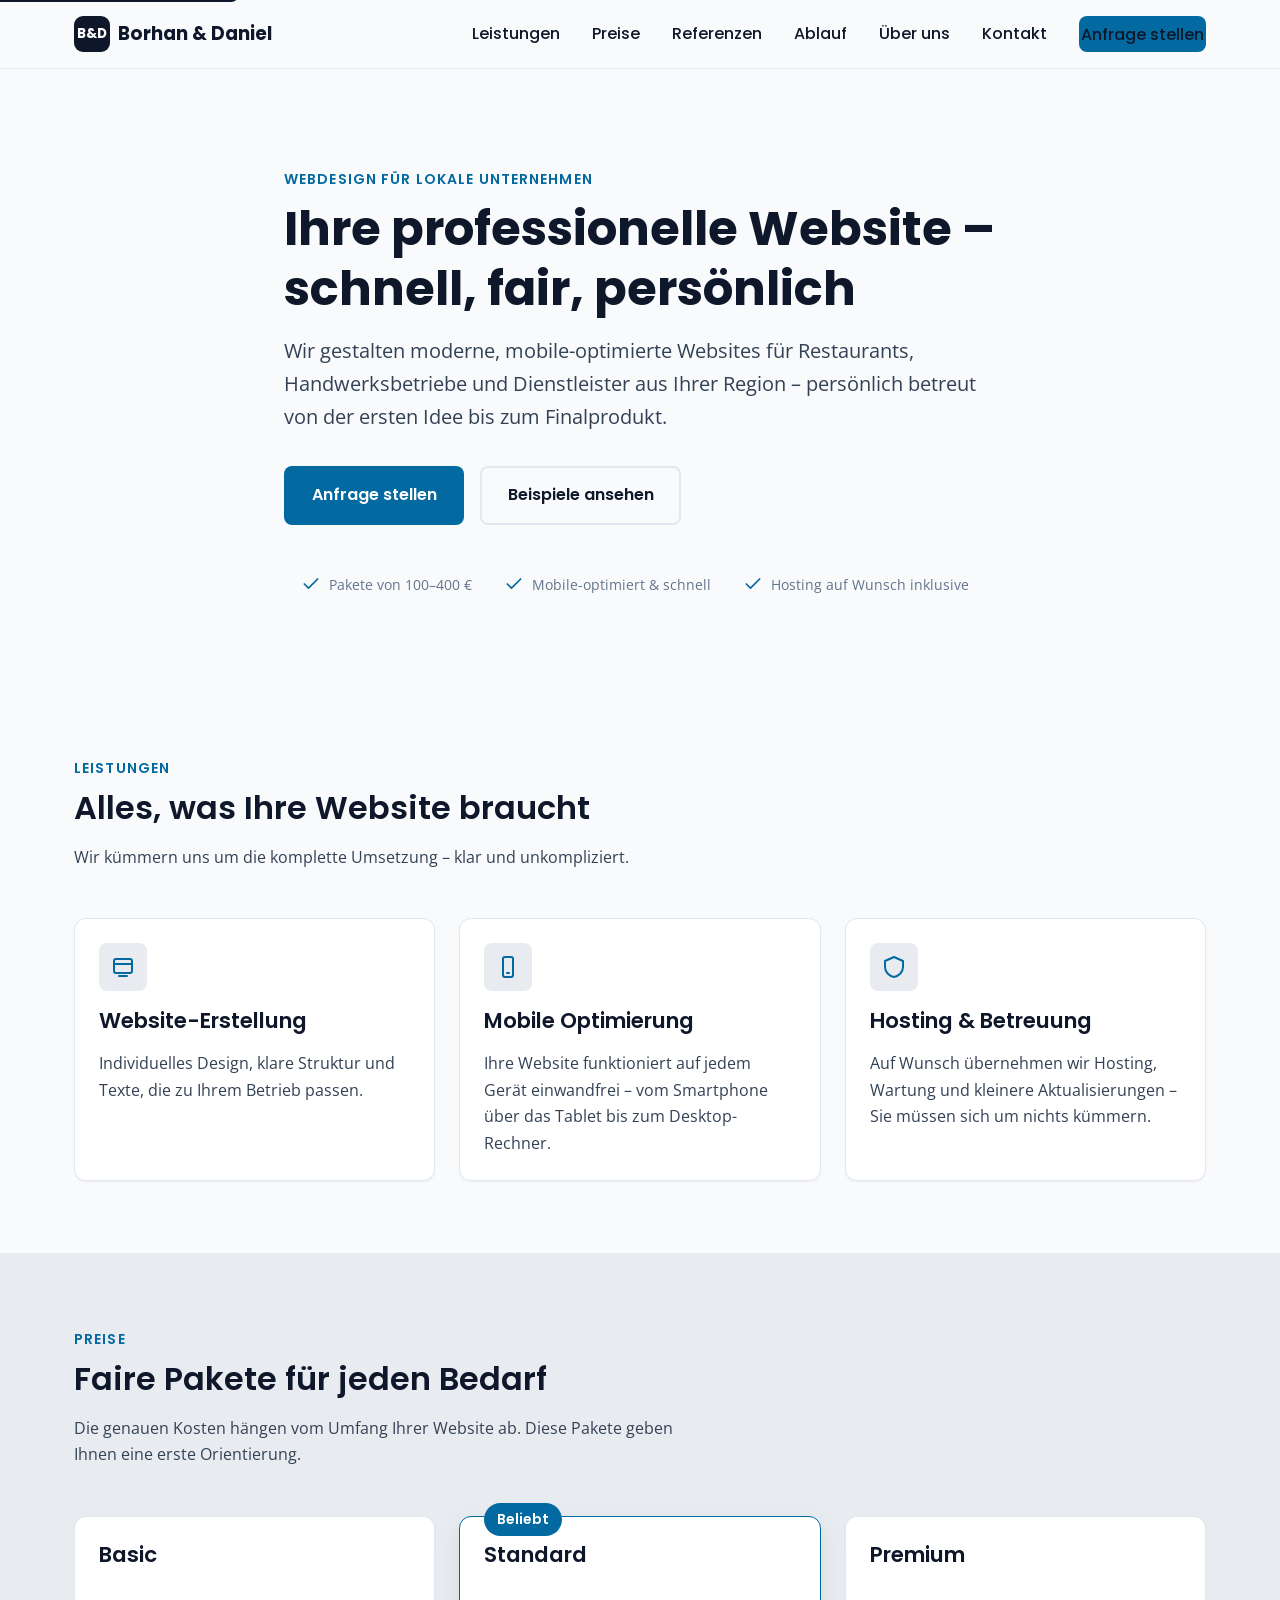
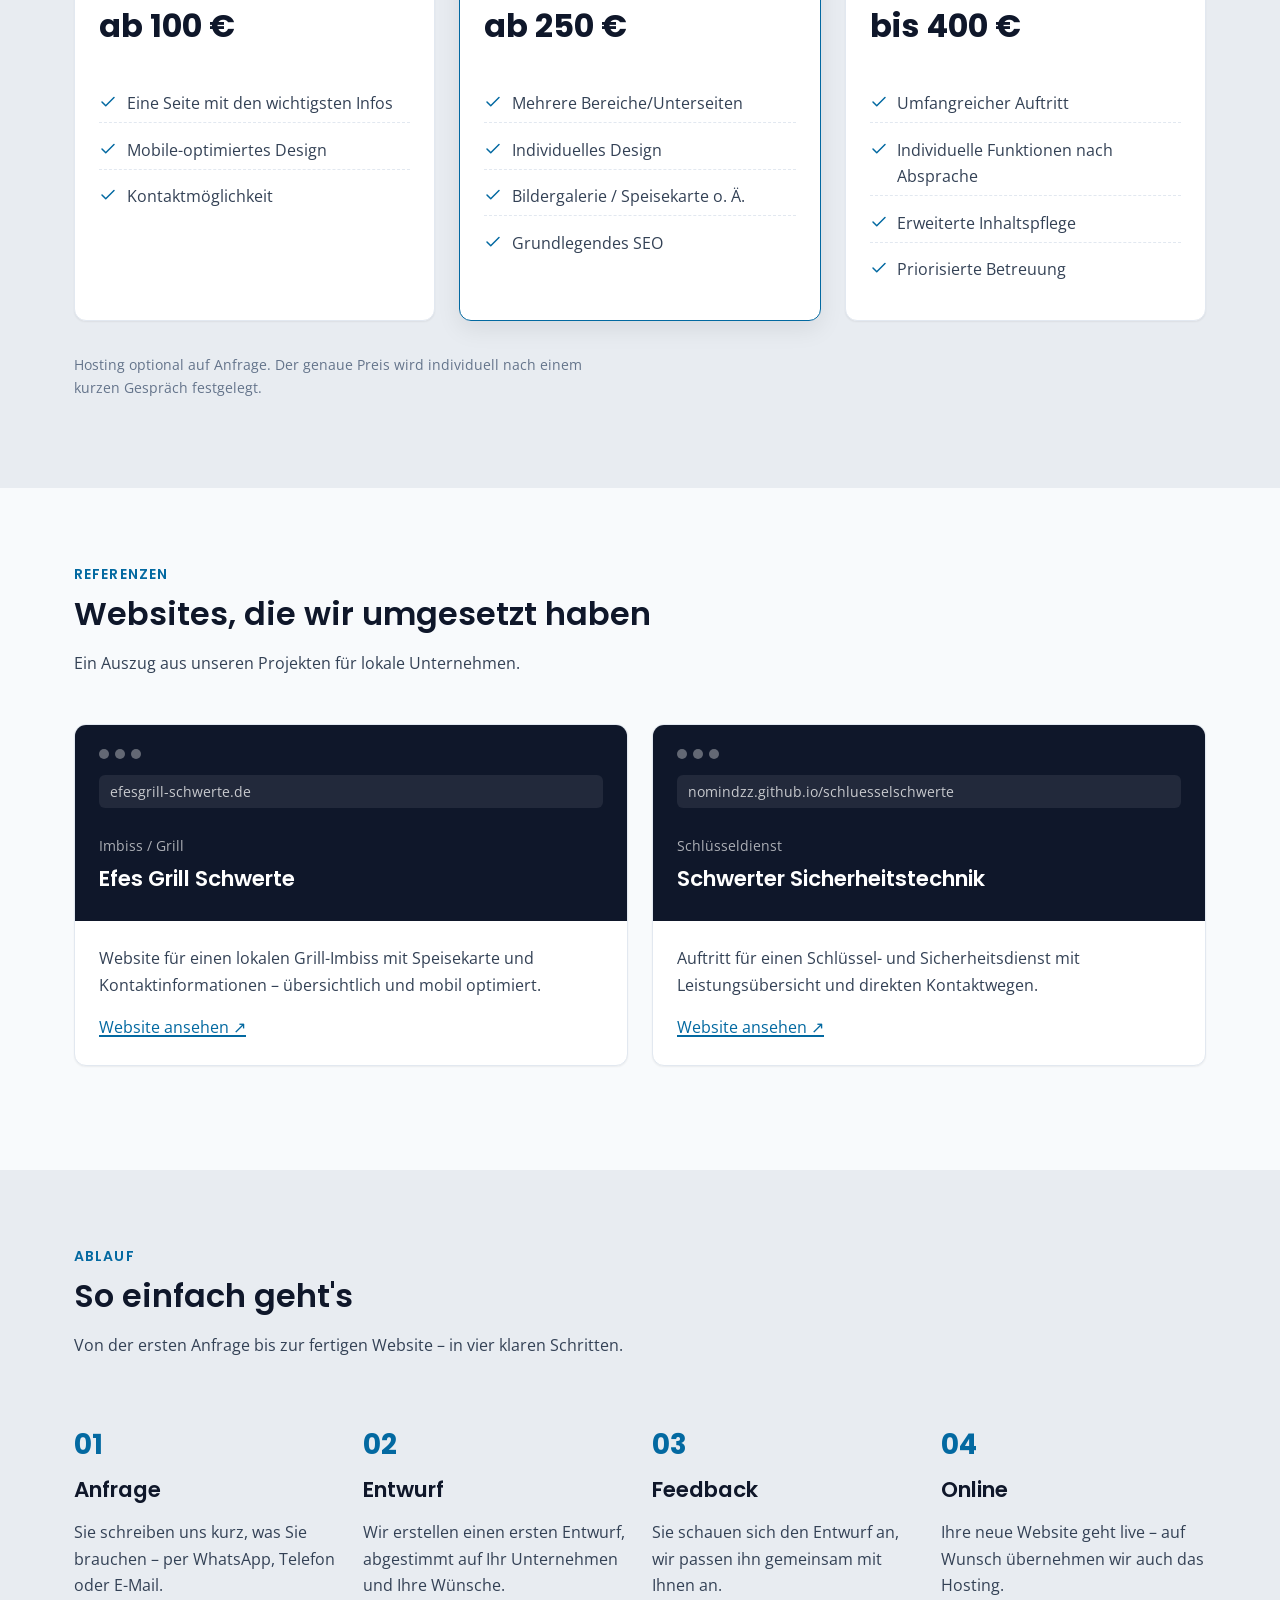
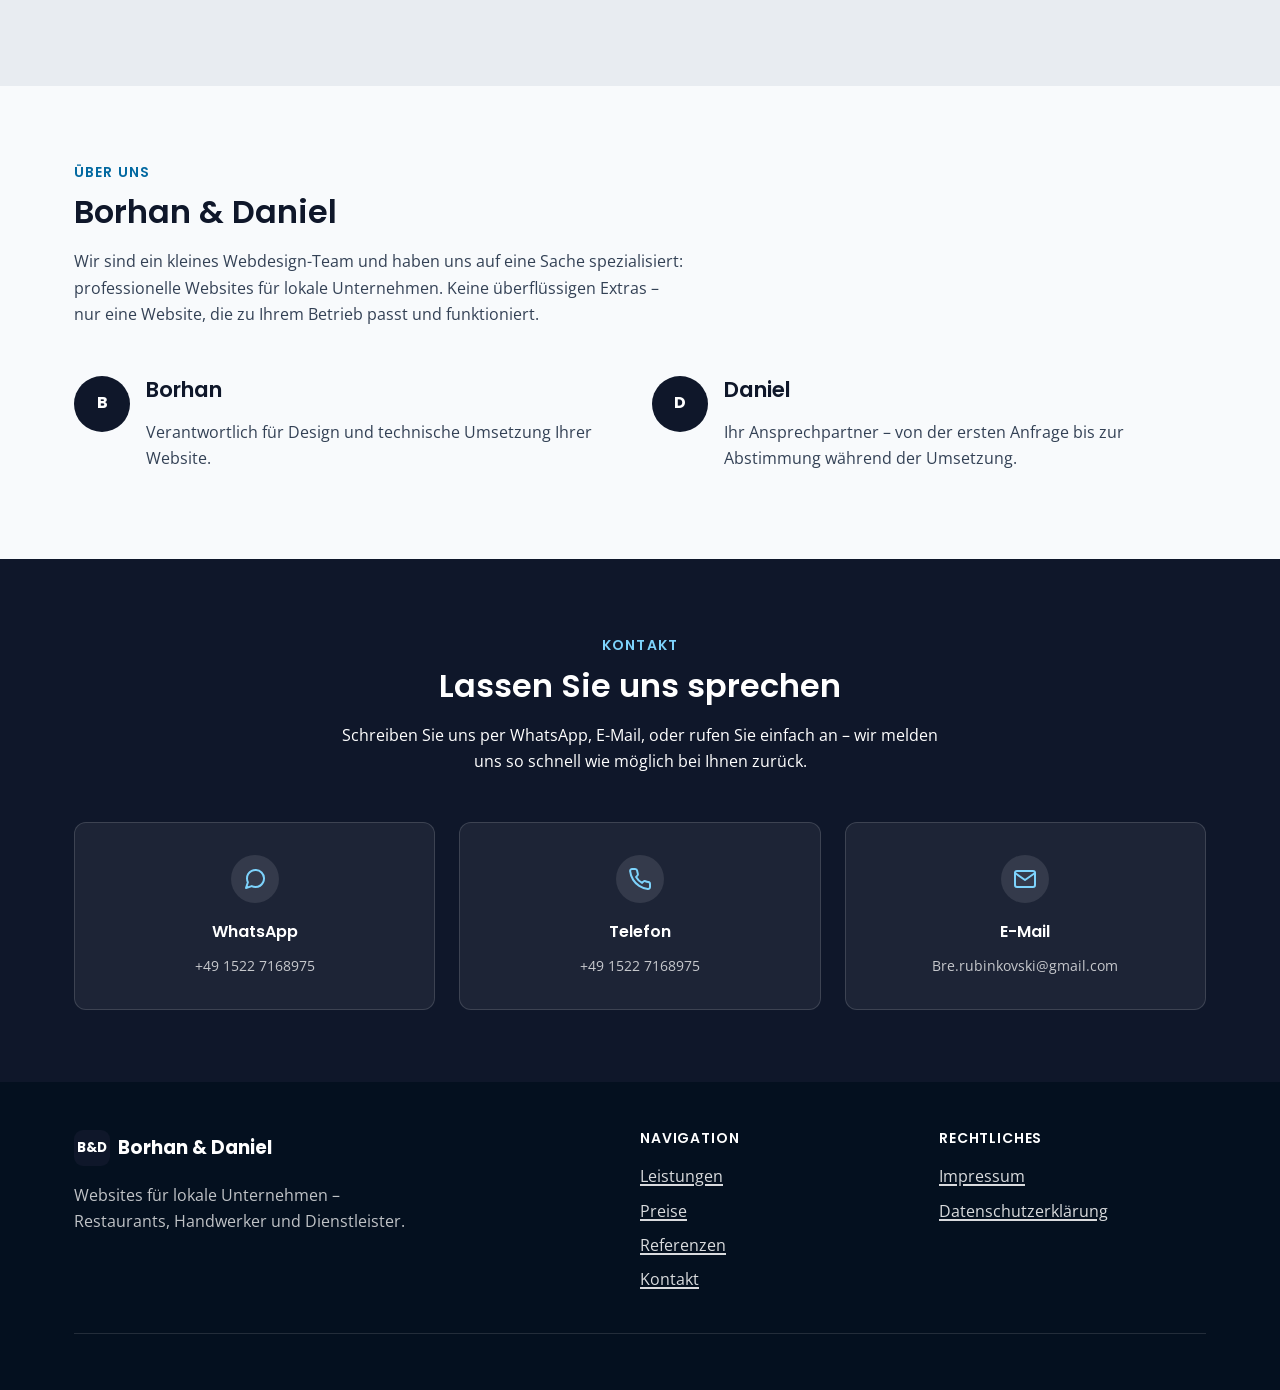
<file: index.html>
<!DOCTYPE html>
<html lang="de">
<head>
<meta charset="UTF-8">
<meta name="viewport" content="width=device-width, initial-scale=1">
<title>Borhan &amp; Daniel – Websites für lokale Unternehmen</title>
<meta name="description" content="Borhan &amp; Daniel gestalten professionelle, mobile-optimierte Websites für Restaurants, Handwerker und Dienstleister. Fair kalkuliert, persönlich betreut – Pakete von 100–400 €.">
<link rel="canonical" href="https://example.com/">

<!-- Open Graph -->
<meta property="og:type" content="website">
<meta property="og:locale" content="de_DE">
<meta property="og:site_name" content="Borhan &amp; Daniel">
<meta property="og:title" content="Borhan &amp; Daniel – Websites für lokale Unternehmen">
<meta property="og:description" content="Professionelle, mobile-optimierte Websites für Restaurants, Handwerker und Dienstleister – schnell, fair, persönlich.">
<meta property="og:url" content="https://example.com/">
<meta name="twitter:card" content="summary">

<link rel="icon" type="image/svg+xml" href="assets/img/favicon.svg">
<link rel="stylesheet" href="assets/css/style.css">

<script type="application/ld+json">
{
  "@context": "https://schema.org",
  "@type": "ProfessionalService",
  "name": "Borhan & Daniel",
  "description": "Websites für lokale Unternehmen: Restaurants, Handwerker und Dienstleister.",
  "areaServed": "DE",
  "priceRange": "100€-400€",
  "url": "https://example.com/",
  "email": "Bre.rubinkovski@gmail.com",
  "telephone": "+49 1522 7168975"
}
</script>
</head>
<body>

<a class="skip-link" href="#hauptinhalt">Zum Hauptinhalt springen</a>

<header class="site-header">
  <div class="container nav-bar">
    <a href="#" class="brand" aria-label="Borhan &amp; Daniel – Startseite">
      <span class="brand-mark" aria-hidden="true">B&amp;D</span>
      Borhan &amp; Daniel
    </a>

    <button type="button" class="nav-toggle" aria-expanded="false" aria-controls="nav-menu" aria-label="Menü öffnen">
      <svg class="icon-open" viewBox="0 0 24 24" fill="none" stroke="currentColor" stroke-width="2" stroke-linecap="round" aria-hidden="true"><line x1="3" y1="6" x2="21" y2="6"/><line x1="3" y1="12" x2="21" y2="12"/><line x1="3" y1="18" x2="21" y2="18"/></svg>
      <svg class="icon-close" viewBox="0 0 24 24" fill="none" stroke="currentColor" stroke-width="2" stroke-linecap="round" aria-hidden="true"><line x1="6" y1="6" x2="18" y2="18"/><line x1="18" y1="6" x2="6" y2="18"/></svg>
    </button>

    <div class="nav-backdrop"></div>

    <nav id="nav-menu" class="nav-menu" aria-label="Hauptnavigation">
      <a href="#leistungen">Leistungen</a>
      <a href="#preise">Preise</a>
      <a href="#referenzen">Referenzen</a>
      <a href="#ablauf">Ablauf</a>
      <a href="#ueber-uns">Über uns</a>
      <a href="#kontakt">Kontakt</a>
      <a href="#kontakt" class="btn btn-primary">Anfrage stellen</a>
    </nav>
  </div>
</header>

<main id="hauptinhalt">

  <!-- Hero -->
  <section class="hero">
    <div class="container hero-inner">
      <p class="eyebrow">Webdesign für lokale Unternehmen</p>
      <h1>Ihre professionelle Website – schnell, fair, persönlich</h1>
      <p class="lead">Wir gestalten moderne, mobile-optimierte Websites für Restaurants, Handwerksbetriebe und Dienstleister aus Ihrer Region – persönlich betreut von der ersten Idee bis zum Finalprodukt.</p>
      <div class="hero-actions">
        <a href="#kontakt" class="btn btn-primary">Anfrage stellen</a>
        <a href="#referenzen" class="btn btn-outline">Beispiele ansehen</a>
      </div>
      <ul class="hero-trust">
        <li>
          <svg width="20" height="20" viewBox="0 0 24 24" fill="none" stroke="currentColor" stroke-width="2" stroke-linecap="round" stroke-linejoin="round" aria-hidden="true"><path d="M20 6 9 17l-5-5"/></svg>
          Pakete von 100–400 €
        </li>
        <li>
          <svg width="20" height="20" viewBox="0 0 24 24" fill="none" stroke="currentColor" stroke-width="2" stroke-linecap="round" stroke-linejoin="round" aria-hidden="true"><path d="M20 6 9 17l-5-5"/></svg>
          Mobile-optimiert &amp; schnell
        </li>
        <li>
          <svg width="20" height="20" viewBox="0 0 24 24" fill="none" stroke="currentColor" stroke-width="2" stroke-linecap="round" stroke-linejoin="round" aria-hidden="true"><path d="M20 6 9 17l-5-5"/></svg>
          Hosting auf Wunsch inklusive
        </li>
      </ul>
    </div>
  </section>

  <!-- Leistungen -->
  <section id="leistungen">
    <div class="container">
      <div class="section-head">
        <p class="eyebrow">Leistungen</p>
        <h2>Alles, was Ihre Website braucht</h2>
        <p>Wir kümmern uns um die komplette Umsetzung – klar und unkompliziert.</p>
      </div>

      <div class="grid grid-3">
        <div class="card">
          <div class="card-icon" aria-hidden="true">
            <svg viewBox="0 0 24 24" fill="none" stroke="currentColor" stroke-width="2" stroke-linecap="round" stroke-linejoin="round"><rect x="3" y="4" width="18" height="14" rx="2"/><path d="M3 9h18"/><path d="M8 21h8"/></svg>
          </div>
          <h3>Website-Erstellung</h3>
          <p>Individuelles Design, klare Struktur und Texte, die zu Ihrem Betrieb passen.</p>
        </div>

        <div class="card">
          <div class="card-icon" aria-hidden="true">
            <svg viewBox="0 0 24 24" fill="none" stroke="currentColor" stroke-width="2" stroke-linecap="round" stroke-linejoin="round"><rect x="7" y="2" width="10" height="20" rx="2"/><line x1="11" y1="18" x2="13" y2="18"/></svg>
          </div>
          <h3>Mobile Optimierung</h3>
          <p>Ihre Website funktioniert auf jedem Gerät einwandfrei – vom Smartphone über das Tablet bis zum Desktop-Rechner.</p>
        </div>

        <div class="card">
          <div class="card-icon" aria-hidden="true">
            <svg viewBox="0 0 24 24" fill="none" stroke="currentColor" stroke-width="2" stroke-linecap="round" stroke-linejoin="round"><path d="M12 2 3 6v6c0 5 4 9 9 10 5-1 9-5 9-10V6l-9-4Z"/></svg>
          </div>
          <h3>Hosting &amp; Betreuung</h3>
          <p>Auf Wunsch übernehmen wir Hosting, Wartung und kleinere Aktualisierungen – Sie müssen sich um nichts kümmern.</p>
        </div>
      </div>
    </div>
  </section>

  <!-- Preise -->
  <section id="preise" style="background: var(--color-muted);">
    <div class="container">
      <div class="section-head">
        <p class="eyebrow">Preise</p>
        <h2>Faire Pakete für jeden Bedarf</h2>
        <p>Die genauen Kosten hängen vom Umfang Ihrer Website ab. Diese Pakete geben Ihnen eine erste Orientierung.</p>
      </div>

      <div class="grid grid-3">
        <div class="card pricing-card">
          <h3>Basic</h3>
          <p class="price">ab 100 €</p>
          <ul>
            <li><svg width="18" height="18" viewBox="0 0 24 24" fill="none" stroke="currentColor" stroke-width="2" stroke-linecap="round" stroke-linejoin="round"><path d="M20 6 9 17l-5-5"/></svg> Eine Seite mit den wichtigsten Infos</li>
            <li><svg width="18" height="18" viewBox="0 0 24 24" fill="none" stroke="currentColor" stroke-width="2" stroke-linecap="round" stroke-linejoin="round"><path d="M20 6 9 17l-5-5"/></svg> Mobile-optimiertes Design</li>
            <li><svg width="18" height="18" viewBox="0 0 24 24" fill="none" stroke="currentColor" stroke-width="2" stroke-linecap="round" stroke-linejoin="round"><path d="M20 6 9 17l-5-5"/></svg> Kontaktmöglichkeit</li>
          </ul>
        </div>

        <div class="card pricing-card is-featured">
          <span class="pricing-badge">Beliebt</span>
          <h3>Standard</h3>
          <p class="price">ab 250 €</p>
          <ul>
            <li><svg width="18" height="18" viewBox="0 0 24 24" fill="none" stroke="currentColor" stroke-width="2" stroke-linecap="round" stroke-linejoin="round"><path d="M20 6 9 17l-5-5"/></svg> Mehrere Bereiche/Unterseiten</li>
            <li><svg width="18" height="18" viewBox="0 0 24 24" fill="none" stroke="currentColor" stroke-width="2" stroke-linecap="round" stroke-linejoin="round"><path d="M20 6 9 17l-5-5"/></svg> Individuelles Design</li>
            <li><svg width="18" height="18" viewBox="0 0 24 24" fill="none" stroke="currentColor" stroke-width="2" stroke-linecap="round" stroke-linejoin="round"><path d="M20 6 9 17l-5-5"/></svg> Bildergalerie / Speisekarte o. Ä.</li>
            <li><svg width="18" height="18" viewBox="0 0 24 24" fill="none" stroke="currentColor" stroke-width="2" stroke-linecap="round" stroke-linejoin="round"><path d="M20 6 9 17l-5-5"/></svg> Grundlegendes SEO</li>
          </ul>
        </div>

        <div class="card pricing-card">
          <h3>Premium</h3>
          <p class="price">bis 400 €</p>
          <ul>
            <li><svg width="18" height="18" viewBox="0 0 24 24" fill="none" stroke="currentColor" stroke-width="2" stroke-linecap="round" stroke-linejoin="round"><path d="M20 6 9 17l-5-5"/></svg> Umfangreicher Auftritt</li>
            <li><svg width="18" height="18" viewBox="0 0 24 24" fill="none" stroke="currentColor" stroke-width="2" stroke-linecap="round" stroke-linejoin="round"><path d="M20 6 9 17l-5-5"/></svg> Individuelle Funktionen nach Absprache</li>
            <li><svg width="18" height="18" viewBox="0 0 24 24" fill="none" stroke="currentColor" stroke-width="2" stroke-linecap="round" stroke-linejoin="round"><path d="M20 6 9 17l-5-5"/></svg> Erweiterte Inhaltspflege</li>
            <li><svg width="18" height="18" viewBox="0 0 24 24" fill="none" stroke="currentColor" stroke-width="2" stroke-linecap="round" stroke-linejoin="round"><path d="M20 6 9 17l-5-5"/></svg> Priorisierte Betreuung</li>
          </ul>
        </div>
      </div>
      <p class="pricing-note">Hosting optional auf Anfrage. Der genaue Preis wird individuell nach einem kurzen Gespräch festgelegt.</p>
    </div>
  </section>

  <!-- Referenzen -->
  <section id="referenzen">
    <div class="container">
      <div class="section-head">
        <p class="eyebrow">Referenzen</p>
        <h2>Websites, die wir umgesetzt haben</h2>
        <p>Ein Auszug aus unseren Projekten für lokale Unternehmen.</p>
      </div>

      <div class="grid grid-2">
        <article class="card reference-card">
          <div class="browser-frame">
            <div class="browser-bar" aria-hidden="true"><span></span><span></span><span></span></div>
            <div class="browser-url">efesgrill-schwerte.de</div>
            <span class="tag">Imbiss / Grill</span>
            <h3>Efes Grill Schwerte</h3>
          </div>
          <div class="reference-body">
            <p>Website für einen lokalen Grill-Imbiss mit Speisekarte und Kontaktinformationen – übersichtlich und mobil optimiert.</p>
            <a href="https://efesgrill-schwerte.de" target="_blank" rel="noopener noreferrer">Website ansehen ↗</a>
          </div>
        </article>

        <article class="card reference-card">
          <div class="browser-frame">
            <div class="browser-bar" aria-hidden="true"><span></span><span></span><span></span></div>
            <div class="browser-url">nomindzz.github.io/schluesselschwerte</div>
            <span class="tag">Schlüsseldienst</span>
            <h3>Schwerter Sicherheitstechnik</h3>
          </div>
          <div class="reference-body">
            <p>Auftritt für einen Schlüssel- und Sicherheitsdienst mit Leistungsübersicht und direkten Kontaktwegen.</p>
            <a href="https://nomindzz.github.io/schluesselschwerte/" target="_blank" rel="noopener noreferrer">Website ansehen ↗</a>
          </div>
        </article>
      </div>
      <p class="reference-note"></p>
    </div>
  </section>

  <!-- Ablauf -->
  <section id="ablauf" style="background: var(--color-muted);">
    <div class="container">
      <div class="section-head">
        <p class="eyebrow">Ablauf</p>
        <h2>So einfach geht's</h2>
        <p>Von der ersten Anfrage bis zur fertigen Website – in vier klaren Schritten.</p>
      </div>

      <div class="steps">
        <div class="step">
          <span class="step-number">01</span>
          <h3>Anfrage</h3>
          <p>Sie schreiben uns kurz, was Sie brauchen – per WhatsApp, Telefon oder E-Mail.</p>
        </div>
        <div class="step">
          <span class="step-number">02</span>
          <h3>Entwurf</h3>
          <p>Wir erstellen einen ersten Entwurf, abgestimmt auf Ihr Unternehmen und Ihre Wünsche.</p>
        </div>
        <div class="step">
          <span class="step-number">03</span>
          <h3>Feedback</h3>
          <p>Sie schauen sich den Entwurf an, wir passen ihn gemeinsam mit Ihnen an.</p>
        </div>
        <div class="step">
          <span class="step-number">04</span>
          <h3>Online</h3>
          <p>Ihre neue Website geht live – auf Wunsch übernehmen wir auch das Hosting.</p>
        </div>
      </div>
    </div>
  </section>

  <!-- Über uns -->
  <section id="ueber-uns">
    <div class="container">
      <div class="section-head">
        <p class="eyebrow">Über uns</p>
        <h2>Borhan &amp; Daniel</h2>
        <p>Wir sind ein kleines Webdesign-Team und haben uns auf eine Sache spezialisiert: professionelle Websites für lokale Unternehmen. Keine überflüssigen Extras – nur eine Website, die zu Ihrem Betrieb passt und funktioniert.</p>
      </div>

      <div class="team-grid">
        <div class="team-card">
          <div class="avatar" aria-hidden="true">B</div>
          <div>
            <h3>Borhan</h3>
            <p>Verantwortlich für Design und technische Umsetzung Ihrer Website.</p>
          </div>
        </div>
        <div class="team-card">
          <div class="avatar" aria-hidden="true">D</div>
          <div>
            <h3>Daniel</h3>
            <p>Ihr Ansprechpartner – von der ersten Anfrage bis zur Abstimmung während der Umsetzung.</p>
          </div>
        </div>
      </div>
    </div>
  </section>

  <!-- Kontakt -->
  <section id="kontakt" class="contact-section">
    <div class="container">
      <div class="contact-intro">
        <p class="eyebrow">Kontakt</p>
        <h2>Lassen Sie uns sprechen</h2>
        <p>Schreiben Sie uns per WhatsApp, E-Mail, oder rufen Sie einfach an – wir melden uns so schnell wie möglich bei Ihnen zurück.</p>
      </div>

      <div class="contact-methods">
        <a class="contact-method" href="https://wa.me/4915227168975" target="_blank" rel="noopener noreferrer">
          <span class="contact-method-icon" aria-hidden="true">
            <svg width="24" height="24" viewBox="0 0 24 24" fill="none" stroke="currentColor" stroke-width="2" stroke-linecap="round" stroke-linejoin="round"><path d="M21 11.5a8.38 8.38 0 0 1-.9 3.8 8.5 8.5 0 0 1-7.6 4.7 8.38 8.38 0 0 1-3.8-.9L3 21l1.9-5.7a8.38 8.38 0 0 1-.9-3.8 8.5 8.5 0 0 1 4.7-7.6 8.38 8.38 0 0 1 3.8-.9h.5a8.48 8.48 0 0 1 8 8v.5Z"/></svg>
          </span>
          <span class="contact-method-label">WhatsApp</span>
          <span class="contact-method-value">+49 1522 7168975</span>
        </a>

        <a class="contact-method" href="tel:+4915227168975">
          <span class="contact-method-icon" aria-hidden="true">
            <svg width="24" height="24" viewBox="0 0 24 24" fill="none" stroke="currentColor" stroke-width="2" stroke-linecap="round" stroke-linejoin="round"><path d="M22 16.92v3a2 2 0 0 1-2.18 2 19.79 19.79 0 0 1-8.63-3.07 19.5 19.5 0 0 1-6-6 19.79 19.79 0 0 1-3.07-8.67A2 2 0 0 1 4.11 2h3a2 2 0 0 1 2 1.72c.127.96.361 1.903.7 2.81a2 2 0 0 1-.45 2.11L8.09 9.91a16 16 0 0 0 6 6l1.27-1.27a2 2 0 0 1 2.11-.45c.907.339 1.85.573 2.81.7A2 2 0 0 1 22 16.92Z"/></svg>
          </span>
          <span class="contact-method-label">Telefon</span>
          <span class="contact-method-value">+49 1522 7168975</span>
        </a>

        <a class="contact-method" href="mailto:Bre.rubinkovski@gmail.com">
          <span class="contact-method-icon" aria-hidden="true">
            <svg width="24" height="24" viewBox="0 0 24 24" fill="none" stroke="currentColor" stroke-width="2" stroke-linecap="round" stroke-linejoin="round"><rect x="2" y="4" width="20" height="16" rx="2"/><path d="m22 6-10 7L2 6"/></svg>
          </span>
          <span class="contact-method-label">E-Mail</span>
          <span class="contact-method-value">Bre.rubinkovski@gmail.com</span>
        </a>
      </div>
    </div>
  </section>

</main>

<footer class="site-footer">
  <div class="container">
    <div class="footer-grid">
      <div>
        <a href="#" class="brand" style="color:#fff;">
          <span class="brand-mark" aria-hidden="true">B&amp;D</span>
          Borhan &amp; Daniel
        </a>
        <p style="margin-top: var(--space-2); max-width: 40ch;">Websites für lokale Unternehmen – Restaurants, Handwerker und Dienstleister.</p>
      </div>
      <div>
        <h4>Navigation</h4>
        <ul class="footer-links">
          <li><a href="#leistungen">Leistungen</a></li>
          <li><a href="#preise">Preise</a></li>
          <li><a href="#referenzen">Referenzen</a></li>
          <li><a href="#kontakt">Kontakt</a></li>
        </ul>
      </div>
      <div>
        <h4>Rechtliches</h4>
        <ul class="footer-links">
          <li><a href="impressum.html">Impressum</a></li>
          <li><a href="datenschutz.html">Datenschutzerklärung</a></li>
        </ul>
      </div>
    </div>
    <div class="footer-bottom">
    </div>
  </div>
</footer>

<script src="assets/js/main.js"></script>
</body>
</html>
</file>
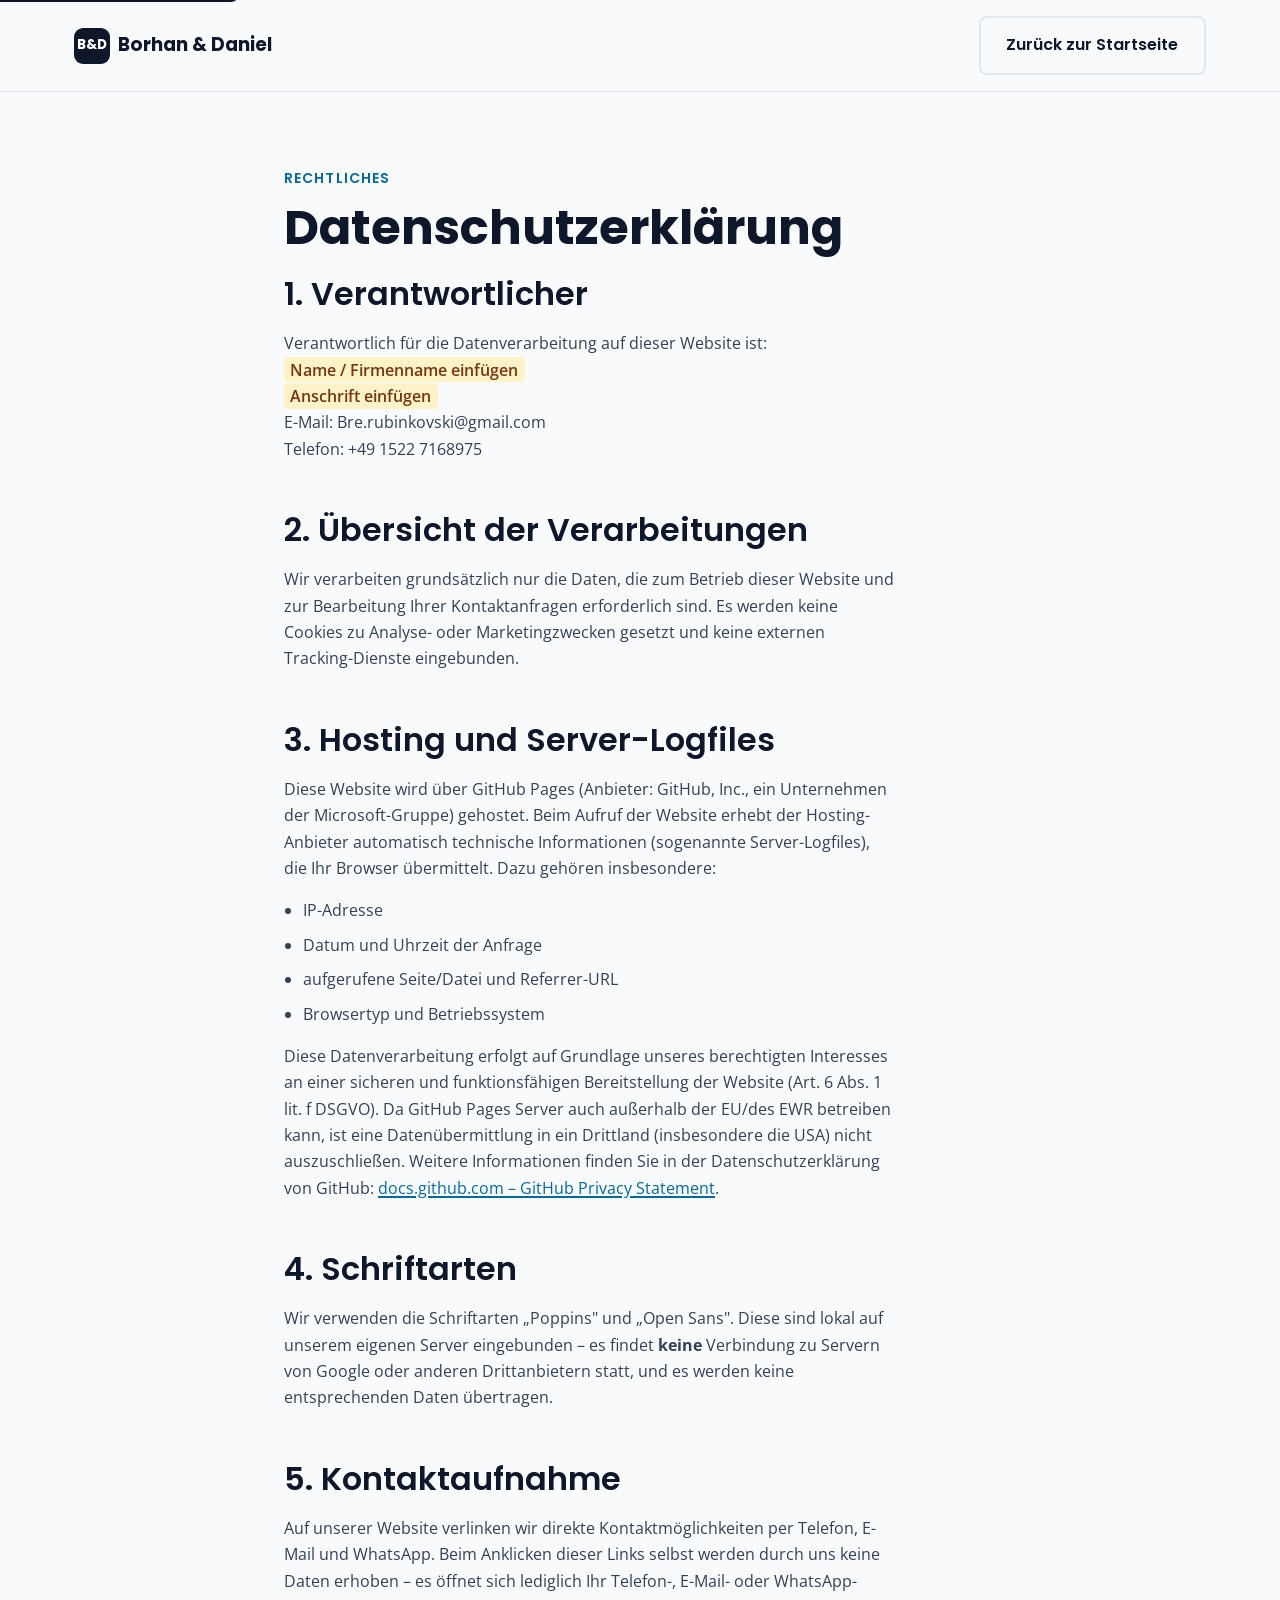
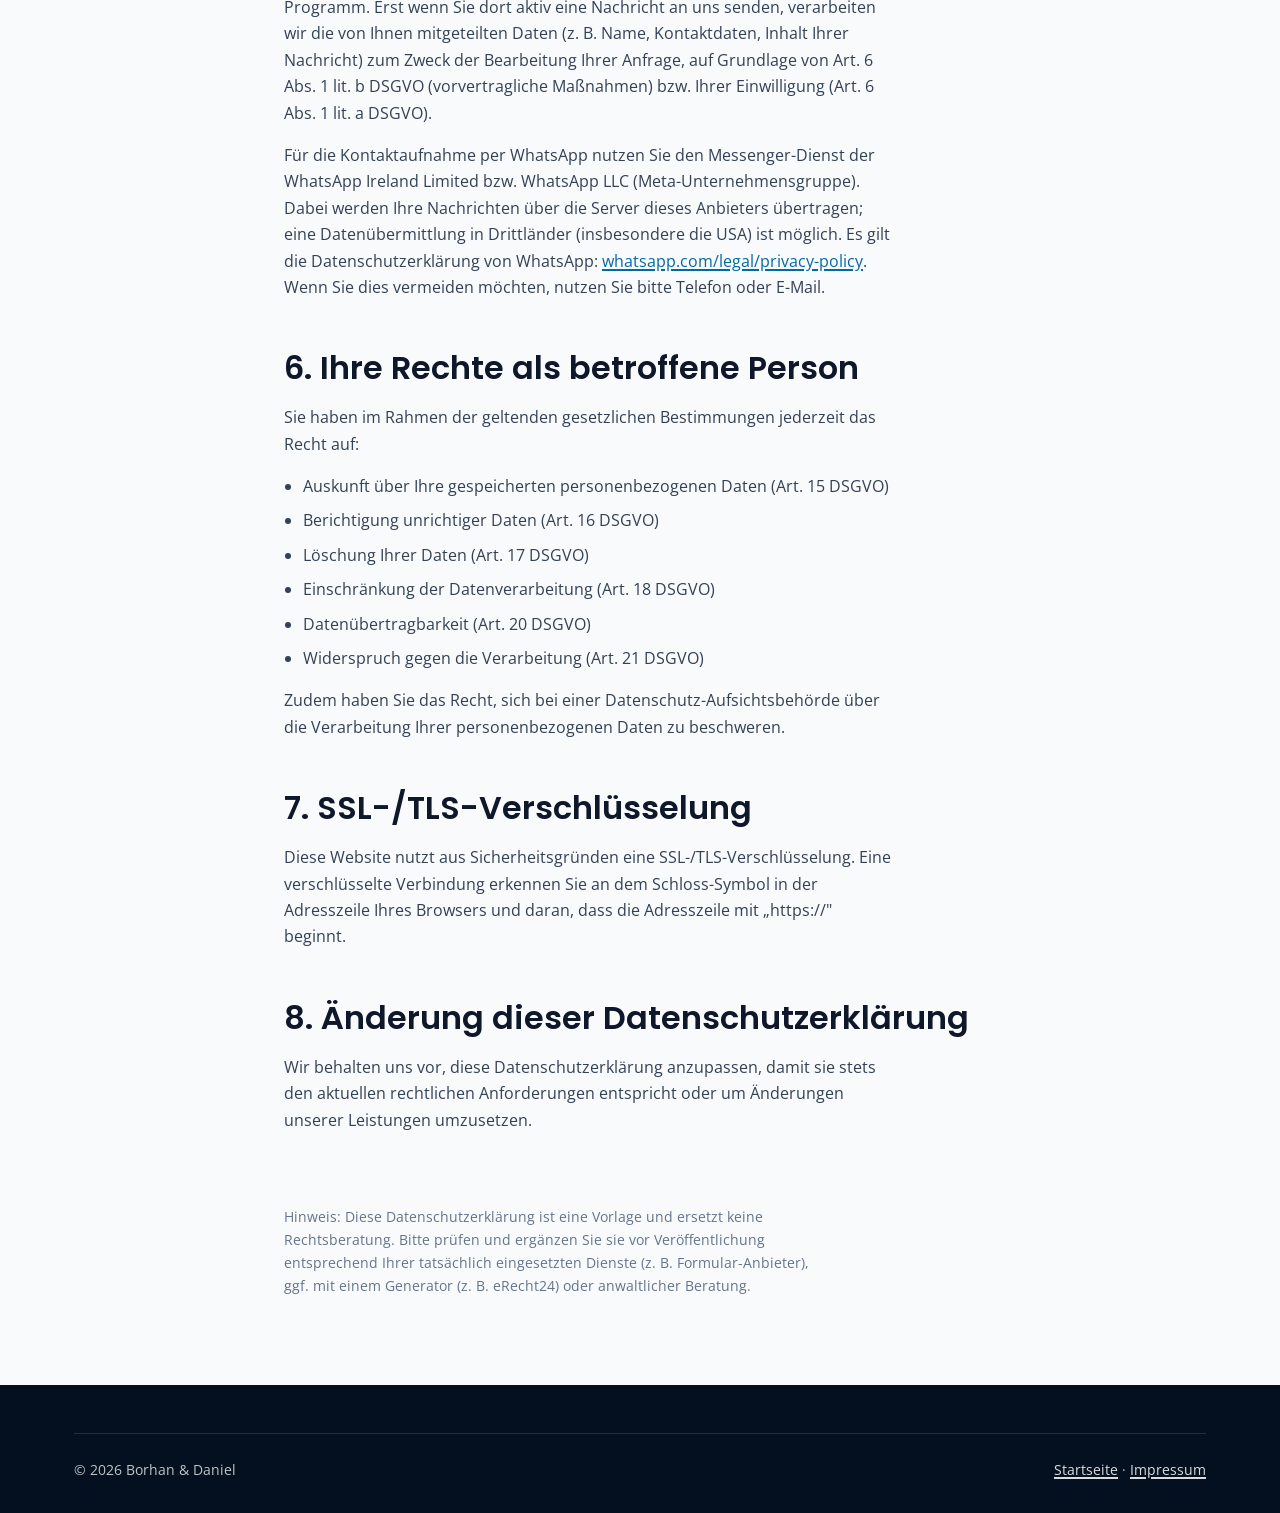
<file: datenschutz.html>
<!DOCTYPE html>
<html lang="de">
<head>
<meta charset="UTF-8">
<meta name="viewport" content="width=device-width, initial-scale=1">
<title>Datenschutzerklärung – Borhan &amp; Daniel</title>
<meta name="description" content="Datenschutzerklärung von Borhan & Daniel – Websites für lokale Unternehmen.">
<meta name="robots" content="noindex">
<link rel="canonical" href="https://example.com/datenschutz.html">
<link rel="icon" type="image/svg+xml" href="assets/img/favicon.svg">
<link rel="stylesheet" href="assets/css/style.css">
</head>
<body>

<a class="skip-link" href="#hauptinhalt">Zum Hauptinhalt springen</a>

<header class="site-header">
  <div class="container nav-bar">
    <a href="index.html" class="brand" aria-label="Borhan &amp; Daniel – Startseite">
      <span class="brand-mark" aria-hidden="true">B&amp;D</span>
      Borhan &amp; Daniel
    </a>
    <nav aria-label="Hauptnavigation">
      <a href="index.html" class="btn btn-outline">Zurück zur Startseite</a>
    </nav>
  </div>
</header>

<main id="hauptinhalt">
  <section>
    <div class="container legal-content">
      <p class="eyebrow">Rechtliches</p>
      <h1>Datenschutzerklärung</h1>

      <h2>1. Verantwortlicher</h2>
      <p>
        Verantwortlich für die Datenverarbeitung auf dieser Website ist:<br>
        <span class="placeholder">Name / Firmenname einfügen</span><br>
        <span class="placeholder">Anschrift einfügen</span><br>
        E-Mail: Bre.rubinkovski@gmail.com<br>
        Telefon: +49 1522 7168975
      </p>

      <h2>2. Übersicht der Verarbeitungen</h2>
      <p>Wir verarbeiten grundsätzlich nur die Daten, die zum Betrieb dieser Website und zur Bearbeitung Ihrer Kontaktanfragen erforderlich sind. Es werden keine Cookies zu Analyse- oder Marketingzwecken gesetzt und keine externen Tracking-Dienste eingebunden.</p>

      <h2>3. Hosting und Server-Logfiles</h2>
      <p>Diese Website wird über GitHub Pages (Anbieter: GitHub, Inc., ein Unternehmen der Microsoft-Gruppe) gehostet. Beim Aufruf der Website erhebt der Hosting-Anbieter automatisch technische Informationen (sogenannte Server-Logfiles), die Ihr Browser übermittelt. Dazu gehören insbesondere:</p>
      <ul>
        <li>IP-Adresse</li>
        <li>Datum und Uhrzeit der Anfrage</li>
        <li>aufgerufene Seite/Datei und Referrer-URL</li>
        <li>Browsertyp und Betriebssystem</li>
      </ul>
      <p>Diese Datenverarbeitung erfolgt auf Grundlage unseres berechtigten Interesses an einer sicheren und funktionsfähigen Bereitstellung der Website (Art. 6 Abs. 1 lit. f DSGVO). Da GitHub Pages Server auch außerhalb der EU/des EWR betreiben kann, ist eine Datenübermittlung in ein Drittland (insbesondere die USA) nicht auszuschließen. Weitere Informationen finden Sie in der Datenschutzerklärung von GitHub: <a href="https://docs.github.com/site-policy/privacy-policies/github-privacy-statement" target="_blank" rel="noopener noreferrer">docs.github.com – GitHub Privacy Statement</a>.</p>

      <h2>4. Schriftarten</h2>
      <p>Wir verwenden die Schriftarten „Poppins&quot; und „Open Sans&quot;. Diese sind lokal auf unserem eigenen Server eingebunden – es findet <strong>keine</strong> Verbindung zu Servern von Google oder anderen Drittanbietern statt, und es werden keine entsprechenden Daten übertragen.</p>

      <h2>5. Kontaktaufnahme</h2>
      <p>Auf unserer Website verlinken wir direkte Kontaktmöglichkeiten per Telefon, E-Mail und WhatsApp. Beim Anklicken dieser Links selbst werden durch uns keine Daten erhoben – es öffnet sich lediglich Ihr Telefon-, E-Mail- oder WhatsApp-Programm. Erst wenn Sie dort aktiv eine Nachricht an uns senden, verarbeiten wir die von Ihnen mitgeteilten Daten (z. B. Name, Kontaktdaten, Inhalt Ihrer Nachricht) zum Zweck der Bearbeitung Ihrer Anfrage, auf Grundlage von Art. 6 Abs. 1 lit. b DSGVO (vorvertragliche Maßnahmen) bzw. Ihrer Einwilligung (Art. 6 Abs. 1 lit. a DSGVO).</p>
      <p>Für die Kontaktaufnahme per WhatsApp nutzen Sie den Messenger-Dienst der WhatsApp Ireland Limited bzw. WhatsApp LLC (Meta-Unternehmensgruppe). Dabei werden Ihre Nachrichten über die Server dieses Anbieters übertragen; eine Datenübermittlung in Drittländer (insbesondere die USA) ist möglich. Es gilt die Datenschutzerklärung von WhatsApp: <a href="https://www.whatsapp.com/legal/privacy-policy" target="_blank" rel="noopener noreferrer">whatsapp.com/legal/privacy-policy</a>. Wenn Sie dies vermeiden möchten, nutzen Sie bitte Telefon oder E-Mail.</p>
  

      <h2>6. Ihre Rechte als betroffene Person</h2>
      <p>Sie haben im Rahmen der geltenden gesetzlichen Bestimmungen jederzeit das Recht auf:</p>
      <ul>
        <li>Auskunft über Ihre gespeicherten personenbezogenen Daten (Art. 15 DSGVO)</li>
        <li>Berichtigung unrichtiger Daten (Art. 16 DSGVO)</li>
        <li>Löschung Ihrer Daten (Art. 17 DSGVO)</li>
        <li>Einschränkung der Datenverarbeitung (Art. 18 DSGVO)</li>
        <li>Datenübertragbarkeit (Art. 20 DSGVO)</li>
        <li>Widerspruch gegen die Verarbeitung (Art. 21 DSGVO)</li>
      </ul>
      <p>Zudem haben Sie das Recht, sich bei einer Datenschutz-Aufsichtsbehörde über die Verarbeitung Ihrer personenbezogenen Daten zu beschweren.</p>

      <h2>7. SSL-/TLS-Verschlüsselung</h2>
      <p>Diese Website nutzt aus Sicherheitsgründen eine SSL-/TLS-Verschlüsselung. Eine verschlüsselte Verbindung erkennen Sie an dem Schloss-Symbol in der Adresszeile Ihres Browsers und daran, dass die Adresszeile mit „https://&quot; beginnt.</p>

      <h2>8. Änderung dieser Datenschutzerklärung</h2>
      <p>Wir behalten uns vor, diese Datenschutzerklärung anzupassen, damit sie stets den aktuellen rechtlichen Anforderungen entspricht oder um Änderungen unserer Leistungen umzusetzen.</p>

      <p style="margin-top: var(--space-6); color: var(--color-muted-text); font-size: var(--fs-small);">Hinweis: Diese Datenschutzerklärung ist eine Vorlage und ersetzt keine Rechtsberatung. Bitte prüfen und ergänzen Sie sie vor Veröffentlichung entsprechend Ihrer tatsächlich eingesetzten Dienste (z. B. Formular-Anbieter), ggf. mit einem Generator (z. B. eRecht24) oder anwaltlicher Beratung.</p>
    </div>
  </section>
</main>

<footer class="site-footer">
  <div class="container">
    <div class="footer-bottom">
      <span>© <span id="current-year">2026</span> Borhan &amp; Daniel</span>
      <span><a href="index.html">Startseite</a> · <a href="impressum.html">Impressum</a></span>
    </div>
  </div>
</footer>

<script src="assets/js/main.js"></script>
</body>
</html>
</file>
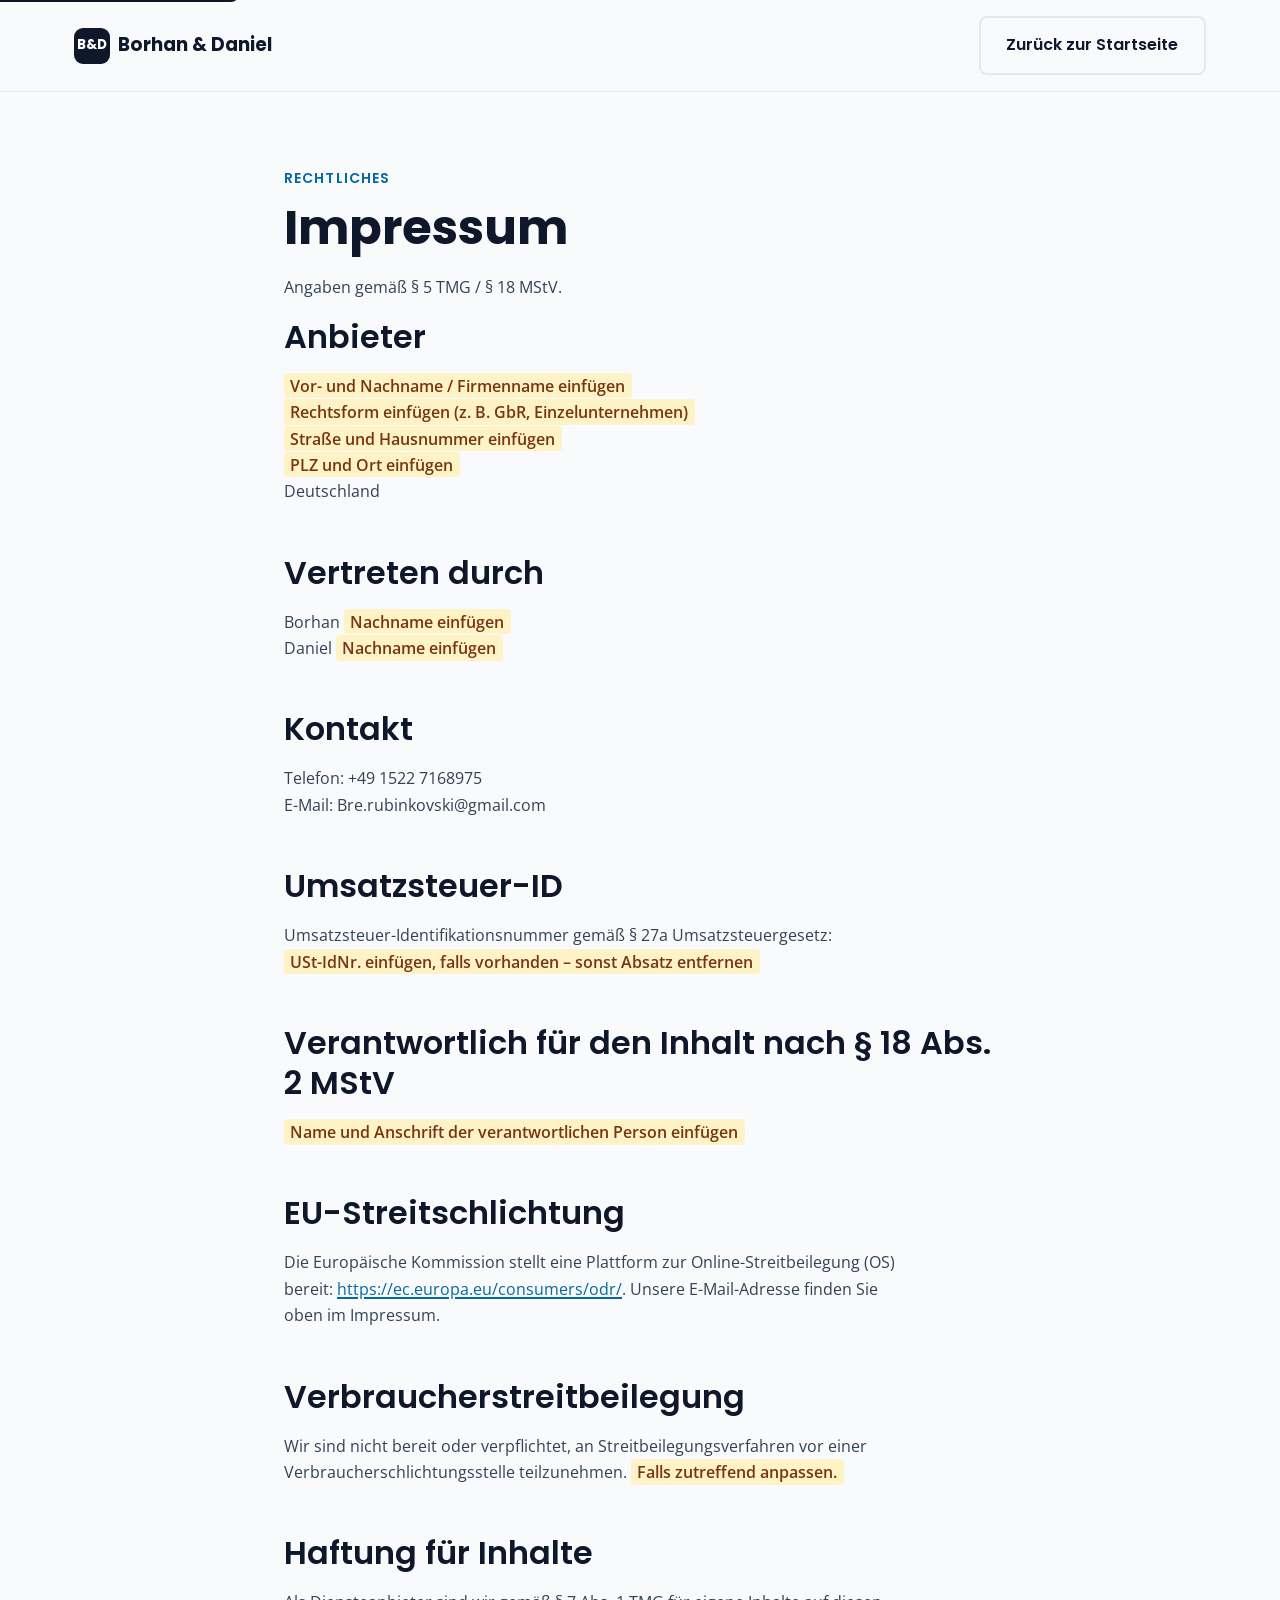
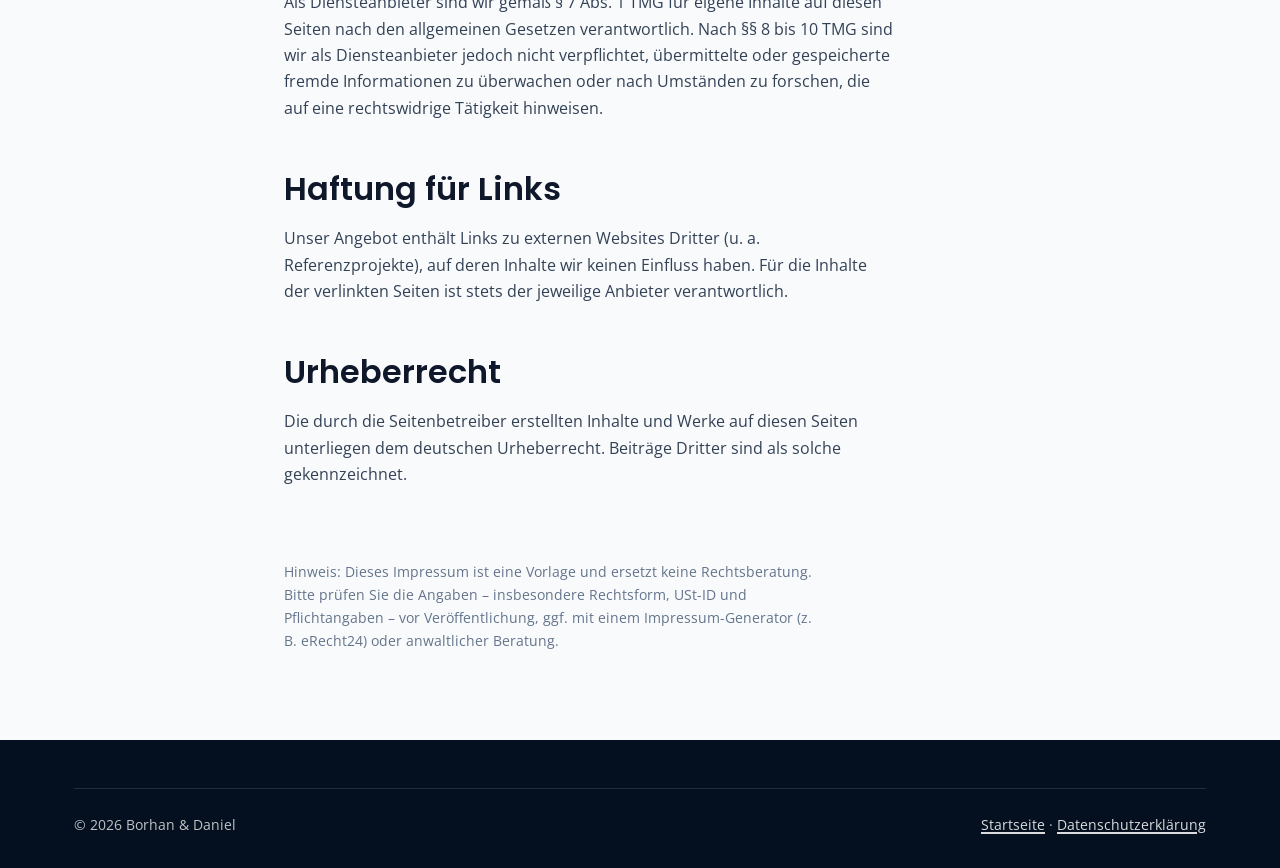
<file: impressum.html>
<!DOCTYPE html>
<html lang="de">
<head>
<meta charset="UTF-8">
<meta name="viewport" content="width=device-width, initial-scale=1">
<title>Impressum – Borhan &amp; Daniel</title>
<meta name="description" content="Impressum von Borhan & Daniel – Websites für lokale Unternehmen.">
<meta name="robots" content="noindex">
<link rel="canonical" href="https://example.com/impressum.html">
<link rel="icon" type="image/svg+xml" href="assets/img/favicon.svg">
<link rel="stylesheet" href="assets/css/style.css">
</head>
<body>

<a class="skip-link" href="#hauptinhalt">Zum Hauptinhalt springen</a>

<header class="site-header">
  <div class="container nav-bar">
    <a href="index.html" class="brand" aria-label="Borhan &amp; Daniel – Startseite">
      <span class="brand-mark" aria-hidden="true">B&amp;D</span>
      Borhan &amp; Daniel
    </a>
    <nav aria-label="Hauptnavigation">
      <a href="index.html" class="btn btn-outline">Zurück zur Startseite</a>
    </nav>
  </div>
</header>

<main id="hauptinhalt">
  <section>
    <div class="container legal-content">
      <p class="eyebrow">Rechtliches</p>
      <h1>Impressum</h1>
      <p>Angaben gemäß § 5 TMG / § 18 MStV.</p>

      <h2>Anbieter</h2>
      <p>
        <span class="placeholder">Vor- und Nachname / Firmenname einfügen</span><br>
        <span class="placeholder">Rechtsform einfügen (z. B. GbR, Einzelunternehmen)</span><br>
        <span class="placeholder">Straße und Hausnummer einfügen</span><br>
        <span class="placeholder">PLZ und Ort einfügen</span><br>
        Deutschland
      </p>

      <h2>Vertreten durch</h2>
      <p>
        Borhan <span class="placeholder">Nachname einfügen</span><br>
        Daniel <span class="placeholder">Nachname einfügen</span>
      </p>

      <h2>Kontakt</h2>
      <p>
        Telefon: +49 1522 7168975<br>
        E-Mail: Bre.rubinkovski@gmail.com
      </p>

      <h2>Umsatzsteuer-ID</h2>
      <p>
        Umsatzsteuer-Identifikationsnummer gemäß § 27a Umsatzsteuergesetz:<br>
        <span class="placeholder">USt-IdNr. einfügen, falls vorhanden – sonst Absatz entfernen</span>
      </p>

      <h2>Verantwortlich für den Inhalt nach § 18 Abs. 2 MStV</h2>
      <p>
        <span class="placeholder">Name und Anschrift der verantwortlichen Person einfügen</span>
      </p>

      <h2>EU-Streitschlichtung</h2>
      <p>Die Europäische Kommission stellt eine Plattform zur Online-Streitbeilegung (OS) bereit: <a href="https://ec.europa.eu/consumers/odr/" target="_blank" rel="noopener noreferrer">https://ec.europa.eu/consumers/odr/</a>. Unsere E-Mail-Adresse finden Sie oben im Impressum.</p>

      <h2>Verbraucherstreitbeilegung</h2>
      <p>Wir sind nicht bereit oder verpflichtet, an Streitbeilegungsverfahren vor einer Verbraucherschlichtungsstelle teilzunehmen. <span class="placeholder">Falls zutreffend anpassen.</span></p>

      <h2>Haftung für Inhalte</h2>
      <p>Als Diensteanbieter sind wir gemäß § 7 Abs. 1 TMG für eigene Inhalte auf diesen Seiten nach den allgemeinen Gesetzen verantwortlich. Nach §§ 8 bis 10 TMG sind wir als Diensteanbieter jedoch nicht verpflichtet, übermittelte oder gespeicherte fremde Informationen zu überwachen oder nach Umständen zu forschen, die auf eine rechtswidrige Tätigkeit hinweisen.</p>

      <h2>Haftung für Links</h2>
      <p>Unser Angebot enthält Links zu externen Websites Dritter (u. a. Referenzprojekte), auf deren Inhalte wir keinen Einfluss haben. Für die Inhalte der verlinkten Seiten ist stets der jeweilige Anbieter verantwortlich.</p>

      <h2>Urheberrecht</h2>
      <p>Die durch die Seitenbetreiber erstellten Inhalte und Werke auf diesen Seiten unterliegen dem deutschen Urheberrecht. Beiträge Dritter sind als solche gekennzeichnet.</p>

      <p style="margin-top: var(--space-6); color: var(--color-muted-text); font-size: var(--fs-small);">Hinweis: Dieses Impressum ist eine Vorlage und ersetzt keine Rechtsberatung. Bitte prüfen Sie die Angaben – insbesondere Rechtsform, USt-ID und Pflichtangaben – vor Veröffentlichung, ggf. mit einem Impressum-Generator (z. B. eRecht24) oder anwaltlicher Beratung.</p>
    </div>
  </section>
</main>

<footer class="site-footer">
  <div class="container">
    <div class="footer-bottom">
      <span>© <span id="current-year">2026</span> Borhan &amp; Daniel</span>
      <span><a href="index.html">Startseite</a> · <a href="datenschutz.html">Datenschutzerklärung</a></span>
    </div>
  </div>
</footer>

<script src="assets/js/main.js"></script>
</body>
</html>
</file>
<file: assets/css/style.css>
/* =========================================================
   Borhan & Daniel – Webdesign für lokale Unternehmen
   Design-Tokens + Basisstile + Komponenten + Layout
   ========================================================= */

@import url('../fonts/fonts.css');

:root {
  /* Farben (siehe ui-ux-pro-max Design-System: "Trust & Authority") */
  --color-primary: #0F172A;      /* dunkles Navy – Headlines, dunkle Flächen */
  --color-secondary: #334155;    /* Fließtext auf hellem Grund */
  --color-accent: #0369A1;       /* eine Akzentfarbe – CTAs, Links, Icons */
  --color-accent-dark: #075985;
  --color-background: #F8FAFC;   /* Seiten-Hintergrund */
  --color-surface: #FFFFFF;      /* Karten/Flächen */
  --color-foreground: #020617;   /* Haupttext */
  --color-muted: #E8ECF1;
  --color-muted-text: #64748B;
  --color-border: #E2E8F0;
  --color-on-accent: #FFFFFF;

  /* Typografie */
  --font-heading: 'Poppins', 'Segoe UI', Arial, sans-serif;
  --font-body: 'Open Sans', 'Segoe UI', Arial, sans-serif;

  --fs-body: 1rem;          /* 16px */
  --fs-small: 0.875rem;     /* 14px */
  --fs-h1: clamp(2rem, 1.5rem + 2.2vw, 3rem);
  --fs-h2: clamp(1.5rem, 1.3rem + 1vw, 2rem);
  --fs-h3: clamp(1.15rem, 1.05rem + 0.4vw, 1.35rem);
  --fs-lead: clamp(1.05rem, 1rem + 0.3vw, 1.25rem);

  --lh-body: 1.65;
  --lh-heading: 1.25;

  /* Abstände (8pt-Rhythmus) */
  --space-1: 0.5rem;
  --space-2: 1rem;
  --space-3: 1.5rem;
  --space-4: 2rem;
  --space-5: 3rem;
  --space-6: 4.5rem;
  --space-7: 6rem;

  --container-width: 1180px;
  --radius: 12px;
  --radius-sm: 8px;
  --shadow-sm: 0 1px 2px rgba(2, 6, 23, 0.06);
  --shadow-md: 0 8px 24px rgba(2, 6, 23, 0.08);
  --transition: 200ms ease;
}

/* Dark-Mode wird bewusst nicht angeboten – ein konsistenter,
   seriöser Look auf allen Geräten ist wichtiger als ein Theme-Switch. */

*, *::before, *::after { box-sizing: border-box; }
html { scroll-behavior: smooth; }
@media (prefers-reduced-motion: reduce) {
  html { scroll-behavior: auto; }
  *, *::before, *::after {
    animation-duration: 0.001ms !important;
    animation-iteration-count: 1 !important;
    transition-duration: 0.001ms !important;
    scroll-behavior: auto !important;
  }
}

body {
  margin: 0;
  font-family: var(--font-body);
  font-size: var(--fs-body);
  line-height: var(--lh-body);
  color: var(--color-secondary);
  background: var(--color-background);
  -webkit-font-smoothing: antialiased;
}

h1, h2, h3, h4 {
  font-family: var(--font-heading);
  color: var(--color-primary);
  line-height: var(--lh-heading);
  margin: 0 0 var(--space-2);
  font-weight: 600;
}
h1 { font-size: var(--fs-h1); font-weight: 700; }
h2 { font-size: var(--fs-h2); }
h3 { font-size: var(--fs-h3); }

p { margin: 0 0 var(--space-2); max-width: 68ch; }
p.lead { font-size: var(--fs-lead); color: var(--color-secondary); }

a { color: var(--color-accent); text-decoration-thickness: 1.5px; text-underline-offset: 2px; }
a:hover { color: var(--color-accent-dark); }

img { max-width: 100%; display: block; }

ul { padding-left: 1.2em; }
li { margin-bottom: var(--space-1); }

/* Fokusstile – konsequent sichtbar für Tastaturnutzung */
a:focus-visible,
button:focus-visible,
input:focus-visible,
textarea:focus-visible,
[tabindex]:focus-visible {
  outline: 3px solid var(--color-accent);
  outline-offset: 2px;
  border-radius: 4px;
}

.skip-link {
  position: absolute;
  left: 0;
  top: -48px;
  background: var(--color-primary);
  color: #fff;
  padding: 0.75rem 1.25rem;
  z-index: 1000;
  transition: top var(--transition);
  border-radius: 0 0 var(--radius-sm) 0;
}
.skip-link:focus { top: 0; }

.container {
  width: 100%;
  max-width: var(--container-width);
  margin-inline: auto;
  padding-inline: var(--space-3);
}

section { padding-block: var(--space-6); }
section .section-head {
  max-width: 640px;
  margin-bottom: var(--space-5);
}
.eyebrow {
  display: inline-block;
  font-family: var(--font-heading);
  font-weight: 600;
  font-size: var(--fs-small);
  letter-spacing: 0.08em;
  text-transform: uppercase;
  color: var(--color-accent);
  margin-bottom: var(--space-1);
}

/* ---------- Buttons ---------- */
.btn {
  display: inline-flex;
  align-items: center;
  justify-content: center;
  gap: 0.5em;
  font-family: var(--font-heading);
  font-weight: 600;
  font-size: 1rem;
  text-decoration: none;
  border-radius: var(--radius-sm);
  padding: 0.9rem 1.6rem;
  min-height: 48px;
  cursor: pointer;
  border: 2px solid transparent;
  transition: background var(--transition), color var(--transition), border-color var(--transition), transform var(--transition);
}
.btn:hover { transform: translateY(-1px); }
.btn:active { transform: translateY(0); }

.btn-primary {
  background: var(--color-accent);
  color: var(--color-on-accent);
}
.btn-primary:hover { background: var(--color-accent-dark); color: var(--color-on-accent); }

.btn-outline {
  background: transparent;
  border-color: var(--color-border);
  color: var(--color-primary);
}
.btn-outline:hover { border-color: var(--color-accent); color: var(--color-accent); }

.btn-on-dark {
  background: #fff;
  color: var(--color-primary);
}
.btn-on-dark:hover { background: var(--color-muted); color: var(--color-primary); }

/* ---------- Header / Navigation ---------- */
.site-header {
  position: sticky;
  top: 0;
  z-index: 100;
  background: rgba(248, 250, 252, 0.92);
  backdrop-filter: saturate(180%) blur(8px);
  border-bottom: 1px solid var(--color-border);
}
.nav-bar {
  display: flex;
  align-items: center;
  justify-content: space-between;
  padding-block: var(--space-2);
}
.brand {
  font-family: var(--font-heading);
  font-weight: 700;
  font-size: 1.15rem;
  color: var(--color-primary);
  text-decoration: none;
  display: flex;
  align-items: center;
  gap: 0.5rem;
}
.brand:hover { color: var(--color-primary); }
.brand-mark {
  width: 36px;
  height: 36px;
  border-radius: 9px;
  background: var(--color-primary);
  color: #fff;
  display: flex;
  align-items: center;
  justify-content: center;
  font-size: 0.85rem;
  font-weight: 700;
  flex-shrink: 0;
}

.nav-toggle {
  display: inline-flex;
  align-items: center;
  justify-content: center;
  width: 44px;
  height: 44px;
  background: transparent;
  border: 1px solid var(--color-border);
  border-radius: var(--radius-sm);
  cursor: pointer;
}
.nav-toggle svg { width: 22px; height: 22px; }
.nav-toggle .icon-close { display: none; }
.nav-toggle[aria-expanded="true"] .icon-open { display: none; }
.nav-toggle[aria-expanded="true"] .icon-close { display: block; }

.nav-menu {
  position: fixed;
  inset: 0 0 0 auto;
  width: min(320px, 86vw);
  background: var(--color-surface);
  box-shadow: var(--shadow-md);
  padding: var(--space-5) var(--space-3);
  display: flex;
  flex-direction: column;
  gap: var(--space-2);
  transform: translateX(100%);
  transition: transform 250ms ease;
}
.nav-menu.is-open { transform: translateX(0); }
.nav-menu a {
  font-family: var(--font-heading);
  font-weight: 500;
  color: var(--color-primary);
  text-decoration: none;
  padding: 0.6rem 0;
  border-bottom: 1px solid var(--color-border);
  min-height: 44px;
  display: flex;
  align-items: center;
}
.nav-menu .btn { margin-top: var(--space-2); }

.nav-backdrop {
  position: fixed;
  inset: 0;
  background: rgba(2, 6, 23, 0.45);
  opacity: 0;
  pointer-events: none;
  transition: opacity 250ms ease;
  z-index: 90;
}
.nav-backdrop.is-open { opacity: 1; pointer-events: auto; }

@media (min-width: 768px) {
  .nav-toggle, .nav-backdrop { display: none; }
  .nav-menu {
    position: static;
    inset: auto;
    width: auto;
    transform: none;
    flex-direction: row;
    align-items: center;
    background: transparent;
    box-shadow: none;
    padding: 0;
    gap: var(--space-4);
  }
  .nav-menu a { border-bottom: none; padding: 0.25rem 0; min-height: auto; }
  .nav-menu .btn { margin-top: 0; }
}

/* ---------- Hero ---------- */
.hero {
  padding-block: var(--space-7) var(--space-6);
}
.hero-inner { max-width: 760px; }
.hero .eyebrow { color: var(--color-accent); }
.hero-actions {
  display: flex;
  flex-wrap: wrap;
  gap: var(--space-2);
  margin-top: var(--space-4);
}
.hero-trust {
  margin-top: var(--space-5);
  display: flex;
  flex-wrap: wrap;
  gap: var(--space-4);
  color: var(--color-muted-text);
  font-size: var(--fs-small);
}
.hero-trust li {
  list-style: none;
  display: flex;
  align-items: center;
  gap: 0.5rem;
  margin: 0;
}
.hero-trust svg { flex-shrink: 0; color: var(--color-accent); }

/* ---------- Karten-Grid (Leistungen) ---------- */
.grid {
  display: grid;
  gap: var(--space-3);
  grid-template-columns: 1fr;
}
@media (min-width: 700px) {
  .grid-3 { grid-template-columns: repeat(3, 1fr); }
  .grid-2 { grid-template-columns: repeat(2, 1fr); }
}

.card {
  background: var(--color-surface);
  border: 1px solid var(--color-border);
  border-radius: var(--radius);
  padding: var(--space-3);
  box-shadow: var(--shadow-sm);
  height: 100%;
}
.card-icon {
  width: 48px;
  height: 48px;
  border-radius: var(--radius-sm);
  background: var(--color-muted);
  color: var(--color-accent);
  display: flex;
  align-items: center;
  justify-content: center;
  margin-bottom: var(--space-2);
}
.card-icon svg { width: 24px; height: 24px; }
.card p:last-child { margin-bottom: 0; }

/* ---------- Preise ---------- */
.pricing-card {
  display: flex;
  flex-direction: column;
  gap: var(--space-2);
}
.pricing-card.is-featured {
  border-color: var(--color-accent);
  box-shadow: var(--shadow-md);
  position: relative;
}
.pricing-badge {
  position: absolute;
  top: -14px;
  left: var(--space-3);
  background: var(--color-accent);
  color: #fff;
  font-family: var(--font-heading);
  font-size: var(--fs-small);
  font-weight: 600;
  padding: 0.3rem 0.8rem;
  border-radius: 999px;
}
.price {
  font-family: var(--font-heading);
  font-weight: 700;
  font-size: 2rem;
  color: var(--color-primary);
}
.price span {
  font-size: var(--fs-small);
  font-weight: 500;
  color: var(--color-muted-text);
}
.pricing-card ul { padding-left: 0; margin: 0; flex-grow: 1; }
.pricing-card li {
  list-style: none;
  display: flex;
  align-items: flex-start;
  gap: 0.6rem;
  padding-block: 0.35rem;
  border-bottom: 1px dashed var(--color-border);
}
.pricing-card li:last-child { border-bottom: none; }
.pricing-card li svg { flex-shrink: 0; margin-top: 3px; color: var(--color-accent); }
.pricing-note {
  margin-top: var(--space-4);
  color: var(--color-muted-text);
  font-size: var(--fs-small);
}

/* ---------- Referenzen ---------- */
.reference-card {
  display: flex;
  flex-direction: column;
  overflow: hidden;
  padding: 0;
}
.browser-frame {
  background: var(--color-primary);
  padding: var(--space-3);
  color: #fff;
}
.browser-bar {
  display: flex;
  align-items: center;
  gap: 6px;
  margin-bottom: var(--space-2);
}
.browser-bar span {
  width: 10px; height: 10px; border-radius: 50%;
  background: rgba(255,255,255,0.35);
}
.browser-url {
  font-size: var(--fs-small);
  font-family: var(--font-body);
  color: rgba(255,255,255,0.75);
  background: rgba(255,255,255,0.08);
  border-radius: 6px;
  padding: 0.3rem 0.7rem;
  margin-bottom: var(--space-3);
  overflow-wrap: anywhere;
}
.browser-frame h3 { color: #fff; margin-bottom: 0.35rem; }
.browser-frame .tag {
  display: inline-block;
  font-size: var(--fs-small);
  color: rgba(255,255,255,0.65);
  margin-bottom: var(--space-1);
}
.reference-body { padding: var(--space-3); flex-grow: 1; display: flex; flex-direction: column; }
.reference-body p { flex-grow: 1; }
.reference-note {
  margin-top: var(--space-4);
  color: var(--color-muted-text);
  font-size: var(--fs-small);
}

/* ---------- Ablauf ---------- */
.steps {
  display: grid;
  gap: var(--space-3);
  grid-template-columns: 1fr;
  counter-reset: step;
}
@media (min-width: 700px) { .steps { grid-template-columns: repeat(4, 1fr); } }
.step { position: relative; padding-top: var(--space-2); }
.step-number {
  font-family: var(--font-heading);
  font-weight: 700;
  font-size: 1.75rem;
  color: var(--color-accent);
  display: block;
  margin-bottom: var(--space-1);
}

/* ---------- Über uns ---------- */
.team-grid {
  display: grid;
  gap: var(--space-3);
  grid-template-columns: 1fr;
}
@media (min-width: 700px) { .team-grid { grid-template-columns: repeat(2, 1fr); } }
.team-card {
  display: flex;
  gap: var(--space-2);
  align-items: flex-start;
}
.avatar {
  width: 56px;
  height: 56px;
  border-radius: 50%;
  background: var(--color-primary);
  color: #fff;
  display: flex;
  align-items: center;
  justify-content: center;
  font-family: var(--font-heading);
  font-weight: 700;
  flex-shrink: 0;
}

/* ---------- Kontakt ---------- */
.contact-section { background: var(--color-primary); color: #fff; }
.contact-section h2 { color: #fff; }
.contact-section .eyebrow { color: #7dd3fc; }
.contact-intro { max-width: 640px; margin-inline: auto; text-align: center; }
.contact-intro p { margin-inline: auto; }

.contact-methods {
  display: grid;
  gap: var(--space-3);
  grid-template-columns: 1fr;
  margin-top: var(--space-5);
}
@media (min-width: 700px) { .contact-methods { grid-template-columns: repeat(3, 1fr); } }

.contact-method {
  display: flex;
  flex-direction: column;
  align-items: center;
  text-align: center;
  gap: var(--space-1);
  padding: var(--space-4) var(--space-3);
  background: rgba(255, 255, 255, 0.06);
  border: 1.5px solid rgba(255, 255, 255, 0.14);
  border-radius: var(--radius);
  color: #fff;
  text-decoration: none;
  transition: background var(--transition), border-color var(--transition), transform var(--transition);
}
.contact-method:hover {
  background: rgba(255, 255, 255, 0.1);
  border-color: #7dd3fc;
  color: #fff;
  transform: translateY(-2px);
}
.contact-method-icon {
  width: 48px;
  height: 48px;
  border-radius: 50%;
  background: rgba(255, 255, 255, 0.1);
  color: #7dd3fc;
  display: flex;
  align-items: center;
  justify-content: center;
  margin-bottom: var(--space-1);
}
.contact-method-label {
  font-family: var(--font-heading);
  font-weight: 600;
}
.contact-method-value { color: rgba(255, 255, 255, 0.75); font-size: var(--fs-small); }

/* ---------- Footer ---------- */
.site-footer {
  background: #04101F;
  color: rgba(255,255,255,0.75);
  padding-block: var(--space-5) var(--space-4);
}
.footer-grid {
  display: grid;
  gap: var(--space-4);
  grid-template-columns: 1fr;
  margin-bottom: var(--space-4);
}
@media (min-width: 700px) { .footer-grid { grid-template-columns: 2fr 1fr 1fr; } }
.site-footer a { color: rgba(255,255,255,0.85); }
.site-footer h4 { color: #fff; font-size: var(--fs-small); text-transform: uppercase; letter-spacing: 0.06em; }
.footer-links { list-style: none; padding: 0; margin: 0; }
.footer-links li { margin-bottom: 0.5rem; }
.footer-bottom {
  border-top: 1px solid rgba(255,255,255,0.12);
  padding-top: var(--space-3);
  display: flex;
  flex-wrap: wrap;
  gap: var(--space-2);
  justify-content: space-between;
  font-size: var(--fs-small);
}

/* ---------- Legal-Seiten (Impressum / Datenschutz) ---------- */
.legal-content { max-width: 760px; }
.legal-content h2 { margin-top: var(--space-5); }
.legal-content h2:first-of-type { margin-top: 0; }
.placeholder {
  background: #FEF3C7;
  color: #78350F;
  padding: 0.1em 0.4em;
  border-radius: 4px;
  font-weight: 600;
}

/* ---------- Utility ---------- */
.text-center { text-align: center; }
.mt-0 { margin-top: 0; }
.visually-hidden {
  position: absolute;
  width: 1px; height: 1px;
  overflow: hidden;
  clip: rect(0 0 0 0);
  white-space: nowrap;
}
</file>
